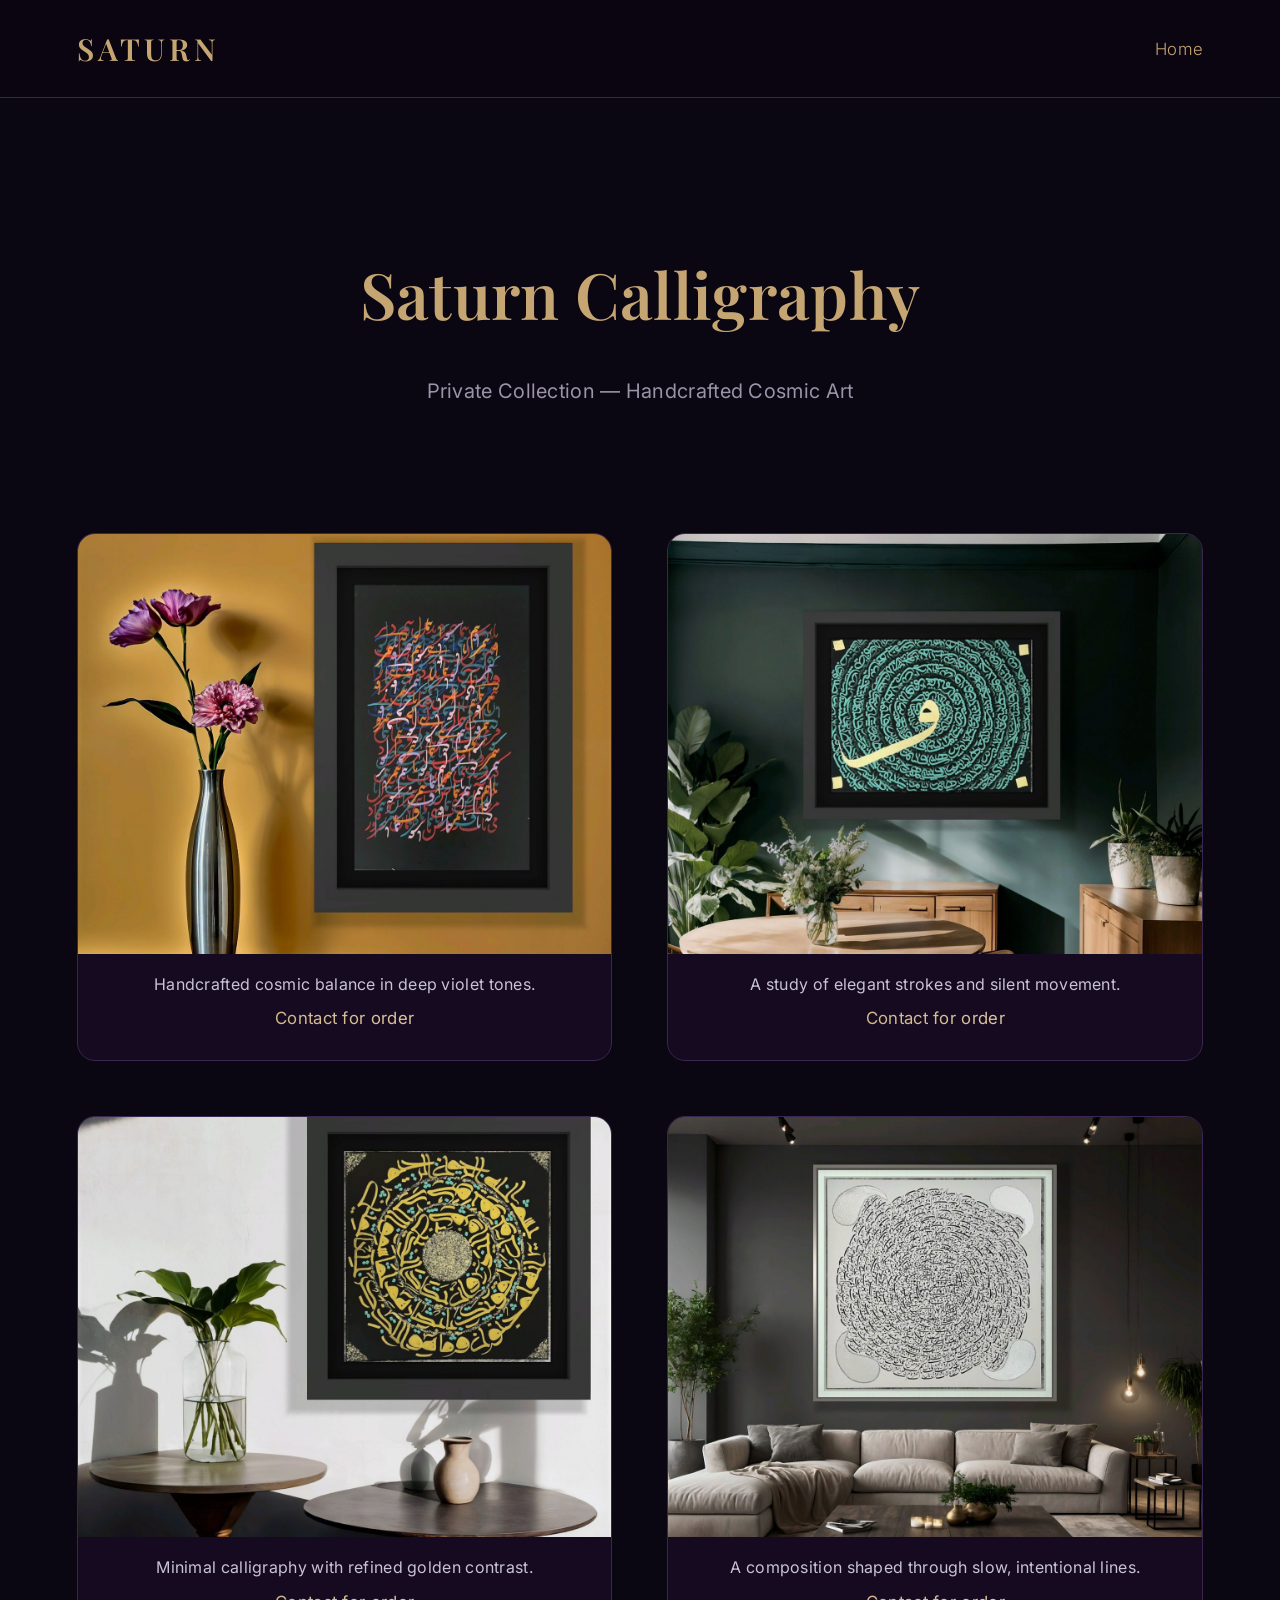
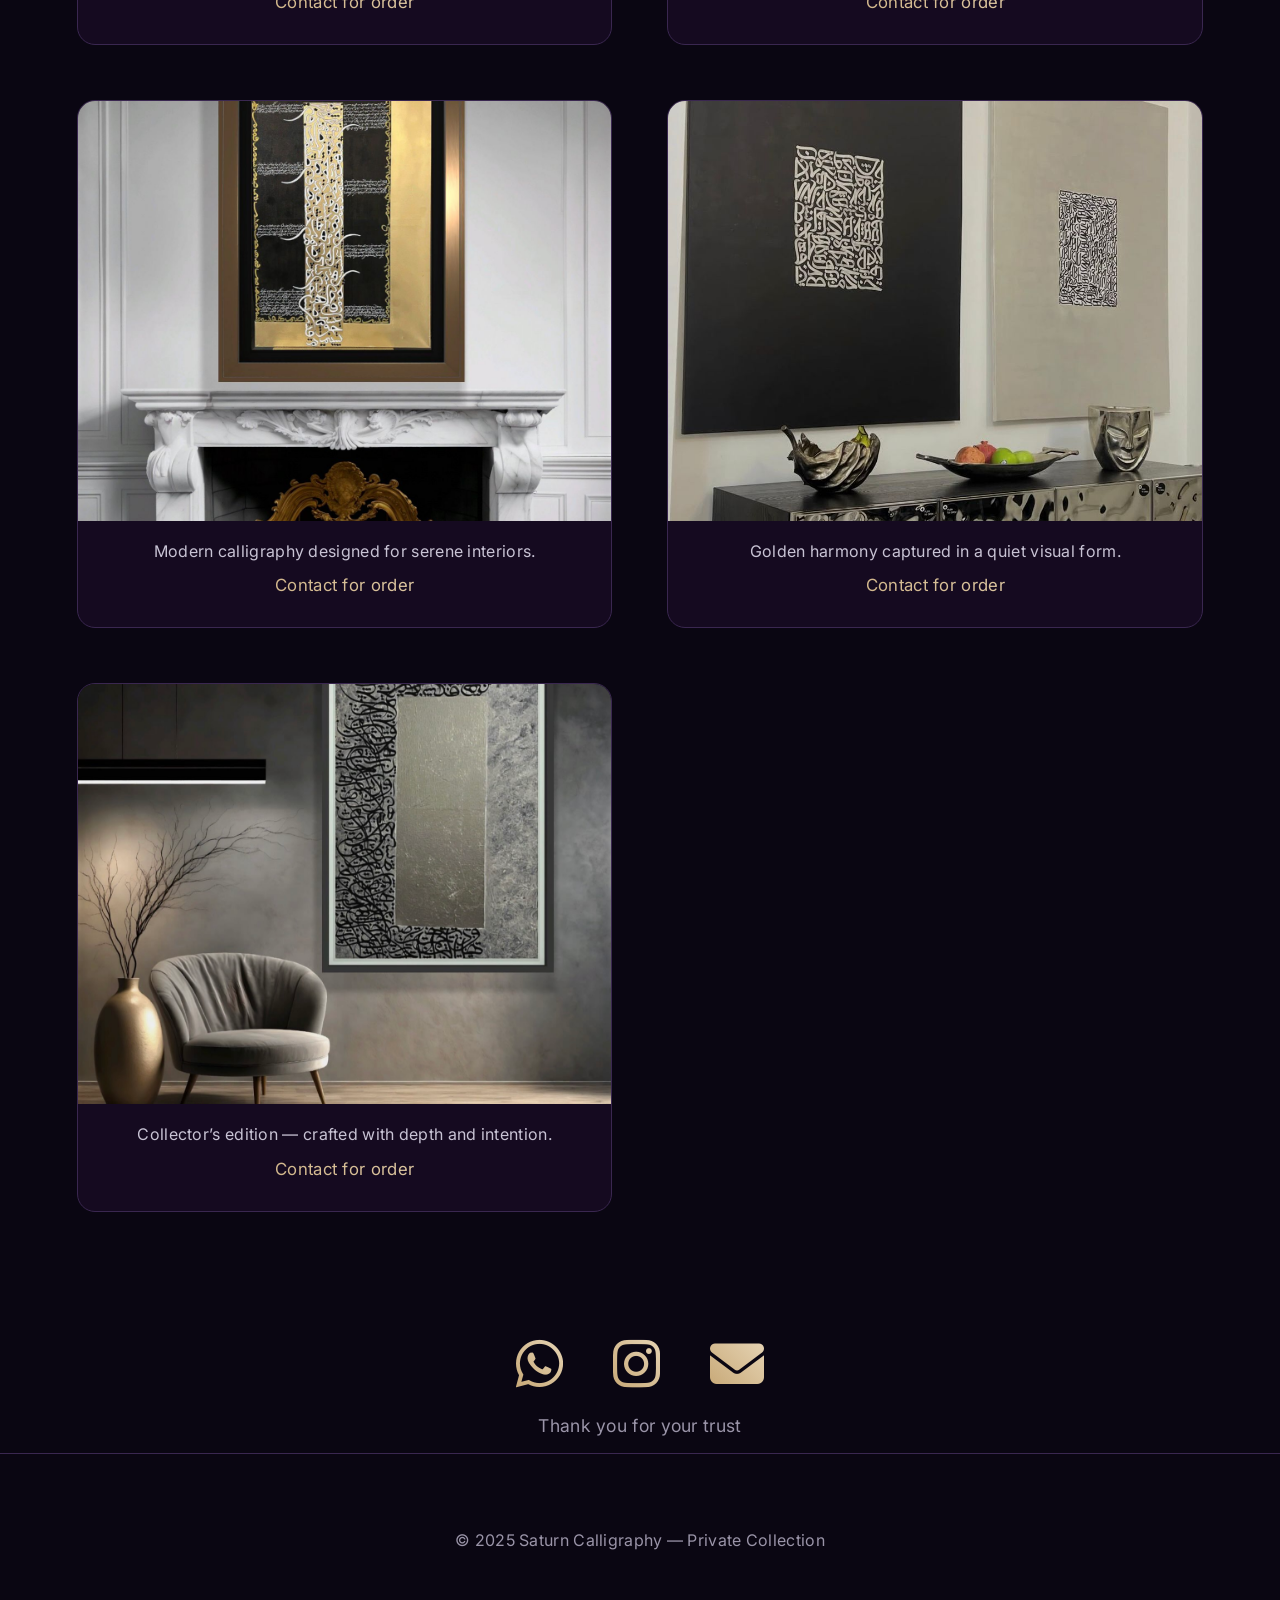
<file: 3index.html>
<!DOCTYPE html>
<html lang="en" dir="ltr">
<head>
    <meta charset="UTF-8">
    <meta name="viewport" content="width=device-width, initial-scale=1.0">
    <title>Saturn Calligraphy — Private Collection</title>

    <!-- Luxury Fonts -->
    <link href="https://fonts.googleapis.com/css2?family=Playfair+Display:wght@400;600&family=Inter:wght@300;400;500&display=swap" rel="stylesheet">

    <!-- Icons -->
    <link rel="stylesheet" href="https://cdnjs.cloudflare.com/ajax/libs/font-awesome/6.5.0/css/all.min.css">

    <style>
        :root {
            --bg: #0A0612; 
            --bg-card: #150A20; 
            --border: #3A2750;
            --accent: #C5A572; 
            --accent-soft: #E8D7B9;
            --text-main: #F3F0F7;
            --text-secondary: #C8C3D4;
            --text-muted: #9A94A8;
            --transition: 0.35s ease;
        }

        body {
            margin: 0;
            background: var(--bg);
            color: var(--text-main);
            font-family: "Inter", sans-serif;
            letter-spacing: 0.3px;
            opacity: 0;
            animation: fadeIn 1.4s ease forwards;
        }

        @keyframes fadeIn {
            from { opacity: 0; }
            to { opacity: 1; }
        }

        nav {
            padding: 28px 0;
            border-bottom: 1px solid var(--border);
            background: rgba(10, 6, 18, 0.7);
            backdrop-filter: blur(8px);
        }

        .nav-container {
            width: 88%;
            max-width: 1300px;
            margin: auto;
            display: flex;
            align-items: center;
            gap: 40px;
        }

        .logo {
            font-family: "Playfair Display", serif;
            font-size: 1.9em;
            font-weight: 600;
            color: var(--accent);
            letter-spacing: 4px;
            margin-right: auto;
            animation: logoFloat 6s ease-in-out infinite alternate;
        }

        @keyframes logoFloat {
            0% { transform: translateZ(0); }
            100% { transform: translateZ(18px) rotateX(6deg) rotateY(-4deg); }
        }

        nav a {
            color: var(--accent);
            text-decoration: none;
            font-size: 1.05em;
            font-weight: 300;
            transition: var(--transition);
        }

        nav a:hover {
            color: var(--accent-soft);
        }

        header {
            text-align: center;
            padding: 110px 0 70px;
            opacity: 0;
            transform: translateY(25px);
            animation: headerIn 1.6s ease forwards;
            animation-delay: 0.4s;
        }

        @keyframes headerIn {
            to { opacity: 1; transform: translateY(0); }
        }

        .brand-title {
            font-family: "Playfair Display", serif;
            font-size: 4em;
            font-weight: 600;
            color: var(--accent);
        }

        .tagline {
            font-size: 1.25em;
            color: var(--text-muted);
        }

        .gallery {
            width: 88%;
            max-width: 1300px;
            margin: 40px auto 120px;
            display: grid;
            grid-template-columns: repeat(auto-fit, minmax(360px, 1fr));
            gap: 55px;
        }

        .art-card {
            background: var(--bg-card);
            border-radius: 18px;
            overflow: hidden;
            border: 1px solid var(--border);
            transition: var(--transition);
            opacity: 0;
            transform: translateY(40px);
            animation: cardIn 1.2s ease forwards;
        }

        @keyframes cardIn {
            to { opacity: 1; transform: translateY(0); }
        }

        .art-card:hover {
            transform: translateY(-14px) scale(1.02);
            box-shadow: 0 28px 60px rgba(0, 0, 0, 0.75);
            border-color: var(--accent);
        }

        .art-image {
            height: 420px;
            overflow: hidden;
        }

        .art-image img {
            width: 100%;
            height: 100%;
            object-fit: cover;
            transition: var(--transition);
        }

        .art-card:hover img {
            transform: scale(1.08);
            filter: brightness(1.08);
        }

        /* TEXT UNDER IMAGES */
        .under-text {
            text-align: center;
            margin: 18px 0 28px;
            padding: 0 20px;
            color: var(--text-secondary);
            font-size: 1em;
            line-height: 1.6;
        }

        .under-text a {
            display: block;
            margin-top: 8px;
            font-size: 1.05em;
            background: linear-gradient(45deg, #C5A572, #E8D7B9);
            -webkit-background-clip: text;
            color: transparent;
            text-decoration: none;
            transition: var(--transition);
        }

        .under-text a:hover {
            opacity: 0.7;
        }

        /* CONTACT ICONS */
        .contact-row {
            display: flex;
            justify-content: center;
            align-items: center;
            gap: 50px;
            margin: 90px 0 10px;
            opacity: 0;
            animation: contactIn 1.4s ease forwards;
        }

        @keyframes contactIn {
            from { opacity: 0; transform: translateY(30px); }
            to { opacity: 1; transform: translateY(0); }
        }

        .icon {
            font-size: 54px;
            background: linear-gradient(45deg, #C5A572, #E8D7B9);
            -webkit-background-clip: text;
            color: transparent;
            animation: floatIcon 4s ease-in-out infinite;
            transition: var(--transition);
        }

        @keyframes floatIcon {
            0% { transform: translateY(0); }
            50% { transform: translateY(-10px); }
            100% { transform: translateY(0); }
        }

        .icon:hover {
            transform: scale(1.2);
        }

        .thanks-text {
            text-align: center;
            margin-top: 18px;
            font-size: 1.1em;
            color: var(--text-muted);
            opacity: 0;
            animation: fadeUp 1.6s ease forwards;
            animation-delay: 0.4s;
        }

        @keyframes fadeUp {
            from { opacity: 0; transform: translateY(20px); }
            to { opacity: 1; transform: translateY(0); }
        }

        footer {
            text-align: center;
            padding: 60px 0;
            border-top: 1px solid var(--border);
            color: var(--text-muted);
        }
    </style>
</head>

<body>

    <nav>
        <div class="nav-container">
            <div class="logo">SATURN</div>
            <a href="index.html">Home</a>
        </div>
    </nav>

    <header>
        <h1 class="brand-title">Saturn Calligraphy</h1>
        <p class="tagline">Private Collection — Handcrafted Cosmic Art</p>
    </header>

    <div class="gallery">

        <div class="art-card">
            <div class="art-image"><img src="IMG_2120.jpeg"></div>
            <p class="under-text">
                Handcrafted cosmic balance in deep violet tones.
                <a href="https://wa.me/971506129130" target="_blank">Contact for order</a>
            </p>
        </div>

        <div class="art-card">
            <div class="art-image"><img src="IMG_2121.jpeg"></div>
            <p class="under-text">
                A study of elegant strokes and silent movement.
                <a href="https://wa.me/971506129130" target="_blank">Contact for order</a>
            </p>
        </div>

        <div class="art-card">
            <div class="art-image"><img src="IMG_2122.jpeg"></div>
            <p class="under-text">
                Minimal calligraphy with refined golden contrast.
                <a href="https://wa.me/971506129130" target="_blank">Contact for order</a>
            </p>
        </div>

        <div class="art-card">
            <div class="art-image"><img src="IMG_2123.jpeg"></div>
            <p class="under-text">
                A composition shaped through slow, intentional lines.
                <a href="https://wa.me/971506129130" target="_blank">Contact for order</a>
            </p>
        </div>

        <div class="art-card">
            <div class="art-image"><img src="IMG_2124.jpeg"></div>
            <p class="under-text">
                Modern calligraphy designed for serene interiors.
                <a href="https://wa.me/971506129130" target="_blank">Contact for order</a>
            </p>
        </div>

        <div class="art-card">
            <div class="art-image"><img src="IMG_2125.jpeg"></div>
            <p class="under-text">
                Golden harmony captured in a quiet visual form.
                <a href="https://wa.me/971506129130" target="_blank">Contact for order</a>
            </p>
        </div>

        <div class="art-card">
            <div class="art-image"><img src="IMG_2112.jpeg"></div>
            <p class="under-text">
                Collector’s edition — crafted with depth and intention.
                <a href="https://wa.me/971506129130" target="_blank">Contact for order</a>
            </p>
        </div>

    </div>

    <div class="contact-row">

        <a href="https://wa.me/971506129130" class="icon">
            <i class="fa-brands fa-whatsapp"></i>
        </a>

        <a href="https://www.instagram.com/saturn_caligraphy" class="icon">
            <i class="fa-brands fa-instagram"></i>
        </a>

        <a href="contact.html" class="icon">
            <i class="fa-solid fa-envelope"></i>
        </a>

    </div>

    <p class="thanks-text">Thank you for your trust</p>

    <footer>
        <p>&copy; 2025 Saturn Calligraphy — Private Collection</p>
    </footer>

</body>
</html>
</file>
